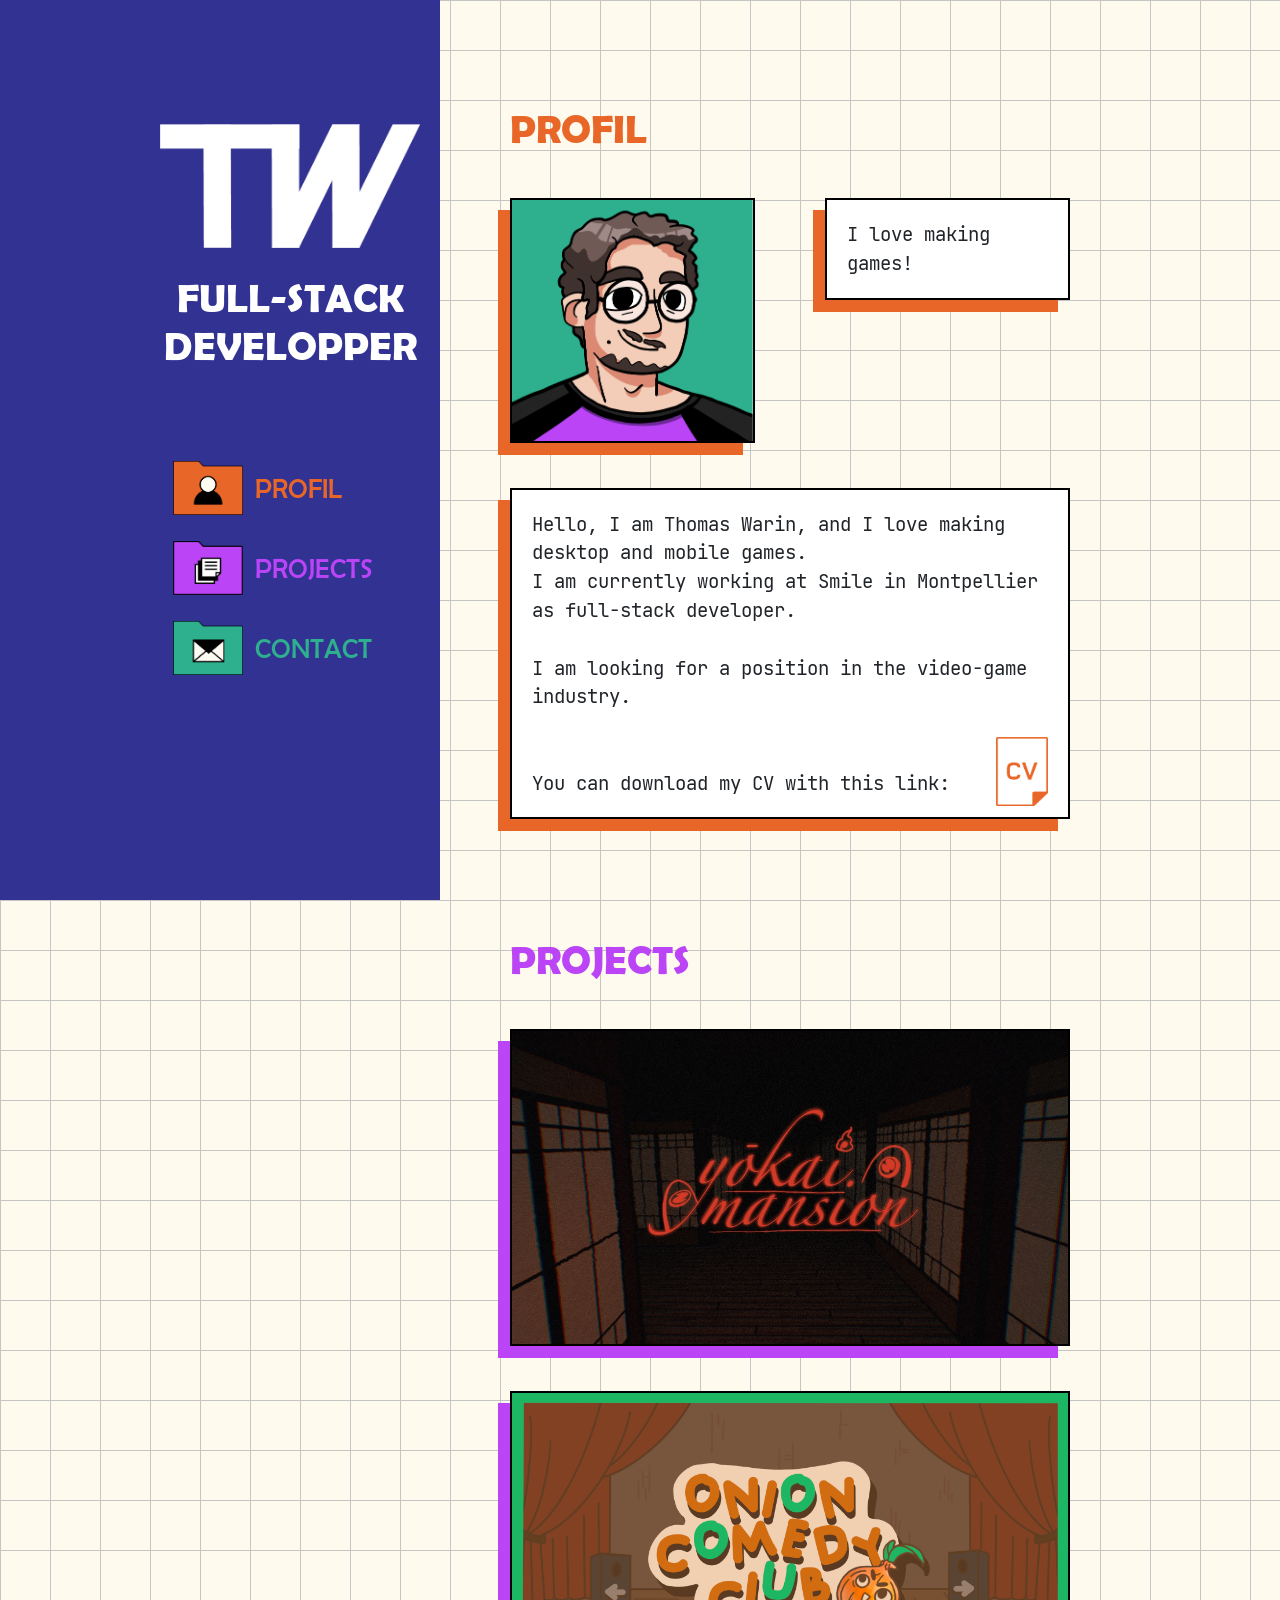
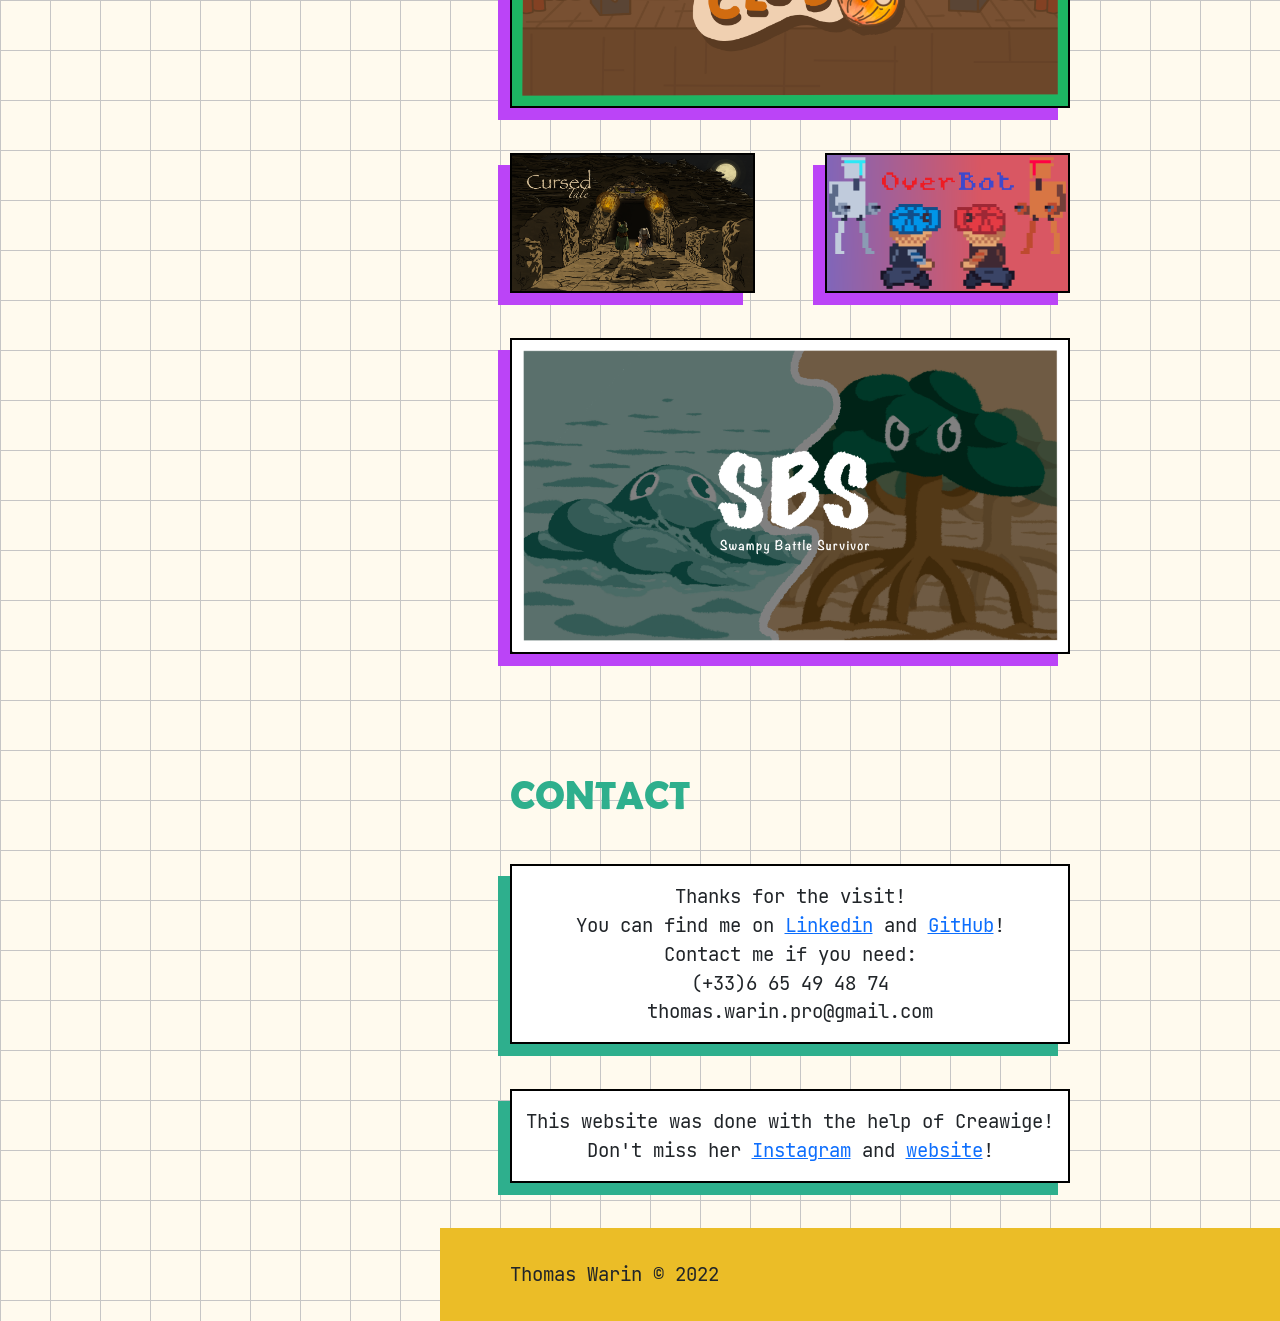
<file: index.html>
<!doctype html>
<html lang="en">

<head>
  <!-- Required meta tags -->
  <meta charset="utf-8">
  <meta name="viewport" content="width=device-width, initial-scale=1">

  <!-- Bootstrap CSS -->
  <link href="https://cdn.jsdelivr.net/npm/bootstrap@5.1.3/dist/css/bootstrap.min.css" rel="stylesheet"
    integrity="sha384-1BmE4kWBq78iYhFldvKuhfTAU6auU8tT94WrHftjDbrCEXSU1oBoqyl2QvZ6jIW3" crossorigin="anonymous">
  <link href="css/index.css" rel="stylesheet">

  <title>Thomas Warin e-portfolio</title>
</head>

<body>
  <div class="container-fluid p-0">
    <div class="nav">
      <div class="navcontent">
        <a id="logo" href="index.html">
          <img src="res/logo.png" class="img-fluid" alt="profil">
        </a>
        <h1 id="titrepc">FULL-STACK DEVELOPPER</h1>
        <div class="icon">
          <a id="iconprofil" href="#profil">
            <img src="res/profil.png" class="img-fluid" alt="profil">
            <p class="icondesc">PROFIL</p>
          </a>
          <a id="iconproject" href="#project">
            <img src="res/project.png" class="img-fluid" alt="projets">
            <p class="icondesc">PROJECTS</p>
          </a>
          <a id="iconcontact" href="#contact">
            <img src="res/contact.png" class="img-fluid" alt="contacts">
            <p class="icondesc">CONTACT</p>
          </a>
        </div>
      </div>
    </div>
    <div class="page">
      <div class="pagecontent">
        <div id="titreh1" class="ligne">
          <h1>FULL-STACK DEVELOPER</h1>
        </div>
        <div id="profil" class="titreh2">
          <h2>PROFIL</h2>
        </div>
        <div class="ligne">
          <div class="profilsmol">
            <img src="res/dessin.png" class="img-fluid" alt="Picture of the dev">
          </div>
          <div class="profilsmol">
            <p class="profiltext">I love making games!</p>
          </div>
        </div>
        <div class="ligne">
          <div class="profillarge">
            <p class="profiltext">Hello, I am Thomas Warin, and I love making desktop and mobile games.<br>
              I am currently working at Smile in Montpellier as full-stack developer.<br>
              <br>
              I am looking for a position in the video-game industry.
              <span id="cvtextpc"><a href="CV_Thomas_WARIN.pdf"><img id="cv" src="res/cv_orange.png" class="img-fluid"
                    alt="lien vers le CV"></a><br><br>
                You can download my CV with this link:</span>
              <span id="cvtextmob"><br>
                You can download my <a href="CV_Thomas_WARIN.pdf">CV HERE</a></span>
            </p>
          </div>
        </div>
        <div id="project" class="titreh2">
          <h2>PROJECTS</h2>
        </div>
        <div class="ligne">
          <a class="project large" target="_blank" href="https://globalgamejam.org/games/2026/tsukumogami-6">
            <p class="projectdesc">Yokai Mansion</p>
            <img src="res/yokai_mansion.jpg" class="img-fluid" alt="Picture of the game Yokai Mansion">
          </a>
        </div>
        <div class="ligne">
          <a class="project large" target="_blank" href="https://moutonausoja.itch.io/onion-comedy-club">
            <p class="projectdesc">Onion Comedy Club</p>
            <img src="res/occ.png" class="img-fluid" alt="Picture of the game Onion Comedy Club">
          </a>
        </div>
        <div class="ligne">
          <a class="project smol" target="_blank" href="https://kbab.itch.io/cursed-tale">
            <p class="projectdesc">Cursed Tale</p>
            <img src="res/cursedtale.png" class="img-fluid" alt="Picture of the game Cursed Tale">
          </a>
          <a class="project smol black" target="_blank" href="https://kbab.itch.io/overbot">
            <p class="projectdesc">Overbot</p>
            <img src="res/overbot.png" class="img-fluid" alt="Picture of the game overbot">
          </a>
        </div>
        <div class="ligne">
          <a class="project large" target="_blank" href="https://kbab.itch.io/swampy-battle-survivor">
            <p class="projectdesc">Swampy Battle Survivor</p>
            <img src="res/sbs.png" class="img-fluid" alt="Picture of the game Swampy Battle Survivor">
          </a>
        </div>
        <div id="contact" class="titreh2">
          <h2>CONTACT</h2>
        </div>
        <div class="ligne">
          <div class="contactlarge">
            <p class="coord">Thanks for the visit!</p>
            <p class="coord">You can find me on <a href="https://www.linkedin.com/in/thomas-warin/"
                target="_blank">Linkedin</a> and <a href="https://github.com/KbabFR" target="_blank">GitHub</a>!</p>
            <p class="coord">Contact me if you need:</p>
            <p class="coord">(+33)6 65 49 48 74</p>
            <p class="coord">thomas.warin.pro@gmail.com</p>

          </div>
        </div>
        <div class="ligne">
          <div class="contactlarge">
            <p class="coord">This website was done with the help of Creawige!<br>Don't miss her <a
                href="https://www.instagram.com/creawige/" target="_blank">Instagram</a> and <a
                href="http://edwige-boivin.com/" target="_blank">website</a>!</p>
          </div>
        </div>
        <div class="ligne"></div>
      </div>
    </div>
  </div>
  <footer>
    <p>Thomas Warin © 2022</p>
  </footer>
  <!-- Bootstrap Bundle with Popper -->
  <script src="https://cdn.jsdelivr.net/npm/bootstrap@5.1.3/dist/js/bootstrap.bundle.min.js"
    integrity="sha384-ka7Sk0Gln4gmtz2MlQnikT1wXgYsOg+OMhuP+IlRH9sENBO0LRn5q+8nbTov4+1p"
    crossorigin="anonymous"></script>
</body>

</html>
</file>
<file: css/index.css>
@font-face {
    font-family: "JBMono";
    src: url("../fonts/JetBrainsMono-Regular.woff2") format("woff2"),
}

@font-face {
    font-family: "BerlinDB";
    src: url(../fonts/BRLNSDB.woff2) format("woff2");
}

@font-face {
    font-family: "BerlinR";
    src: url(../fonts/BRLNSR.woff2) format("woff2");
}


html,
body {
    background-color: rgb(255, 250, 238);
    background-image: url(../res/squaredbackground.png);
    font-family: 'BerlinDB';
    padding: 0px;
}

.nav {
    background-color: rgb(50, 50, 147);
    width: 100vw;
    height: 20vw;
    position: sticky;
    top: -1px;
    z-index: 10;
    align-items: flex-end;
}

.navcontent {
    display: flex;
    width: 100%;
    height: 100%;
    align-items: flex-end;
    justify-content: space-between;
    padding: 3%;
}

.icon {
    width: 50%;
    height: 100%;
    display: flex;
    margin-left: auto;
    margin-right: 8%;
    align-items: flex-end;
}

.icondesc {
    display: none;
    font-family: 'BerlinR';
}


.icon>a {
    max-width: 30%;
    margin: 2%;
    margin-bottom: 0px;
}

#titrepc {
    display: none;
}

#logo {
    max-width: 22%;
    margin-left: 8%;
}

.page {
    height: 100%;
    width: 100vw;
    margin: 0px;
    padding: 0px;
    z-index: -5;
}

.pagecontent {
    max-width: 1000px;
}

p {
    font-family: 'JBMono', monospace;
}

.ligne {
    display: flex;
    justify-content: space-evenly;
    margin-top: 5vh;
    align-items: flex-start;
}

#titreh1 {
    background-color: rgb(50, 50, 147);
    width: 100%;
    margin-top: 0px;
    padding-top: 3rem;
    padding-bottom: 3rem;
}

h1 {
    color: white;
    align-self: center;
    font-size: 3rem;
    text-align: center;
}

.titreh2 {
    display: flex;
    margin-top: 15%;
    margin-left: 10%;
}

h2 {
    font-size: 2.5rem;
    margin: 0px;
}

#profil>h2 {
    color: rgb(232, 103, 40);
}

#project>h2 {
    color: rgb(187, 68, 247);
    margin-top: 12px;
}

#contact>h2 {
    color: rgb(46, 175, 141);
    margin-top: 12px;
}

.profilsmol {
    width: 35%;
    border: 2px solid black;
    box-shadow: -12px 12px rgb(232, 103, 40);
    background: white;
}

#cvtextpc {
    display: none;
}

#cvtextmob {
    display: block;
}

#cv {
    width: 10%;
    float: right;
    margin-top: 5%;
}

.profiltext {
    padding: 15px;
    margin: 0px;
}

.profillarge {
    background: white;
    width: 80%;
    border: 2px solid black;
    box-shadow: -12px 12px rgb(232, 103, 40);
}

.project {
    border: 2px solid black;
    box-shadow: -12px 12px rgb(187, 68, 247);
}

.project.large {
    width: 80%;
}

.project.smol {
    width: 35%;
}

.projectdesc {
    position: absolute;
    font-family: inherit;
    color: white;
    font-size: 2rem;
    margin-left: 1rem;
    display: none;
}

.project:hover .projectdesc {
    display: block;
    z-index: 6;
}

.project.black:hover .projectdesc {
    color: black;
}

.project:hover img {
    filter: sepia(75%);
}

.contactlarge {
    width: 80%;
    border: 2px solid black;
    box-shadow: -12px 12px rgb(46, 175, 141);
    background-color: white;
    padding-top: 1rem;
    padding-bottom: 1rem;
}

.coord {
    text-align: center;
    margin: 0px;
}

footer {
    display: flex;
    justify-content: center;
    background: rgb(235, 189, 39);
}

footer>p {
    margin-top: 2rem;
    margin-bottom: 2rem;
}

@media (min-width: 1000px) {

    .nav {
        position: fixed;
        width: calc(50% - 200px);
        height: 100%;
        max-height: 100%;
        align-items: stretch;
        justify-content: flex-end;
        top: 0px;
    }

    .navcontent {
        width: 300px;
        height: 100%;
        padding: 20px;
        box-sizing: border-box;
        flex-wrap: wrap;
        justify-content: center;
        align-items: center;
    }

    #logo {
        margin-left: 0px;
        max-width: 100%;
        margin-top: 40%;
        margin-bottom: 10%;
    }

    #titrepc {
        display: block;
        margin-bottom: 30%;
        font-size: 2.5rem;
    }

    .icon {
        margin: 0%;
        width: 100%;
        flex-direction: column;
        align-items: flex-start;
    }

    .icondesc {
        display: block;
        text-align: start;
        font-size: 1.7rem;
        margin: 0px;
        width: 70%;
        padding-left: 5%;
    }

    #iconprofil {
        color: rgb(232, 103, 40);
    }

    #iconproject {
        color: rgb(187, 68, 247);
    }

    #iconcontact {
        color: rgb(46, 175, 141);
    }

    .icon>a {
        max-width: 100%;
        margin: 5%;
        display: flex;
        align-items: center;
        text-decoration: none;
    }

    .icon>a>img {
        width: 30%;
    }

    p {
        font-size: 1.2rem;
    }

    .page {
        width: calc(50% + 200px);
        display: block;
        float: right;
    }

    .pagecontent {
        width: 700px;
        box-sizing: border-box;
        float: left;
    }

    #titreh1 {
        display: none;
    }

    .profiltext {
        padding: 20px;
    }

    #cvtextpc {
        display: block;
    }

    #cvtextmob {
        display: none;
    }

    footer {
        width: calc(50% + 200px);
        display: block;
        float: right;
        padding-left: 70px;
    }

}
</file>
